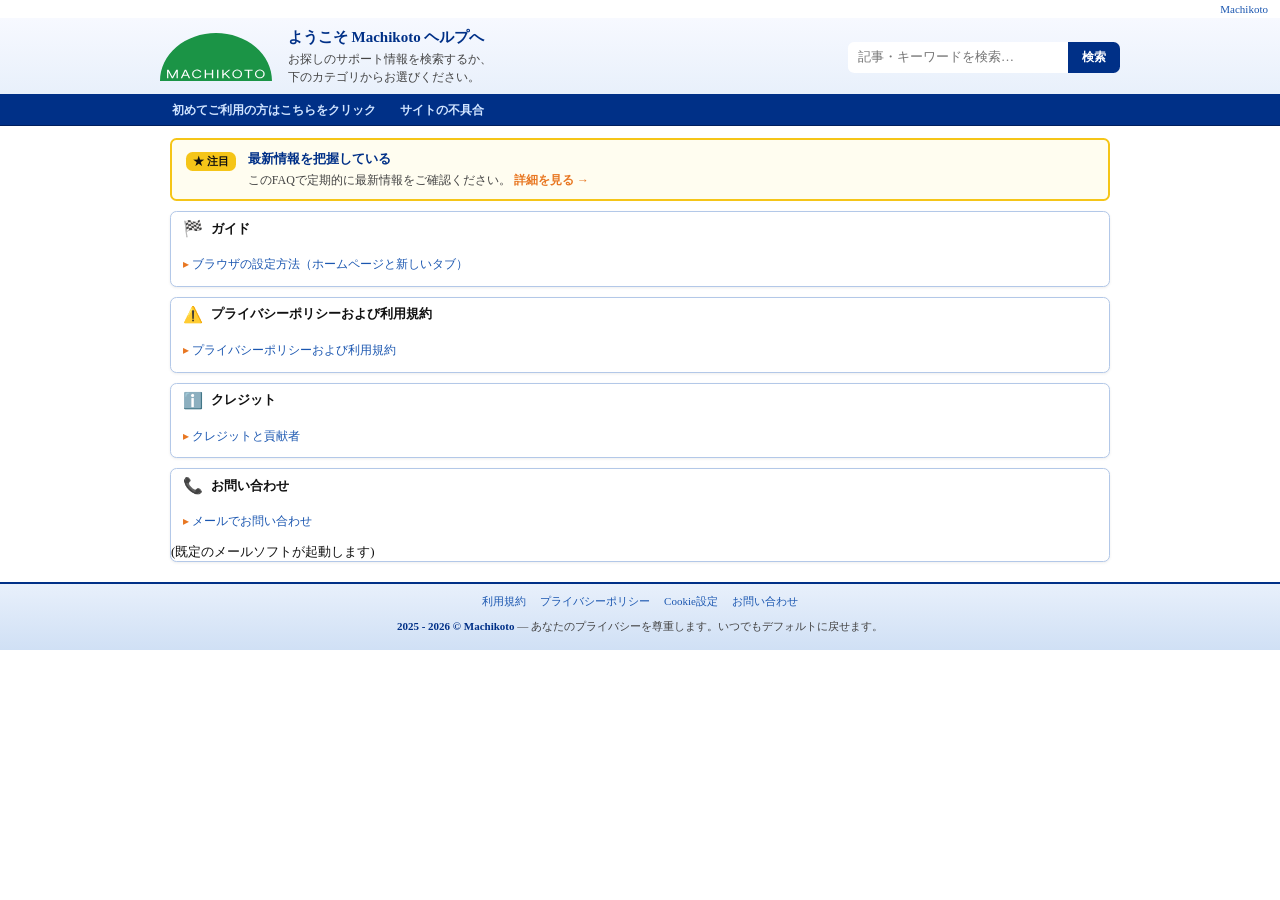
<file: index.html>
<!DOCTYPE html>
<html lang="ja">
<head>
  <meta charset="UTF-8" />
  <meta name="viewport" content="width=device-width, initial-scale=1.0" />
  <title>Machikoto — ヘルプー</title>
  <link rel="icon" type="image/png" href="aero_touch/favicon.png">
  <link rel="canonical" href="https://help.japan-vi.be/index">
  <link rel="preconnect" href="https://fonts.googleapis.com">
  <link rel="stylesheet" href="section_style\homehelp.css">
  <link href="https://fonts.googleapis.com/css2?family=Outfit:wght@300;400;600;700&family=Noto+Sans+JP:wght@300;400;700&display=swap" rel="stylesheet">
</head>
<body>

<!-- ── Top Bar ── -->
<div id="topbar">
  <a href="https://wahoo.japan-vi.be/index">Machikoto</a>
</div>

<!-- ── Header ── -->
<header id="header">
  <div id="header-inner">

    <a href="https://wahoo.japan-vi.be/index" id="logo-area">
      <img src="aero_touch/logo.svg" alt="Machikoto" onerror="this.style.display='none';document.getElementById('logo-fallback').style.display='block';" />
      <div style="display:none;" id="logo-fallback"><span>Machikoto</span></div>
    </a>

    <div id="welcome-search">
      <div id="welcome">
        <h1>ようこそ Machikoto ヘルプへ</h1>
        <p>お探しのサポート情報を検索するか、<br>下のカテゴリからお選びください。</p>
      </div>
      <div id="search-box">
        <input type="text" placeholder="記事・キーワードを検索…" id="searchInput" />
        <button onclick="doSearch()">検索</button>
      </div>
    </div>
  </div>
</header>

<!-- ── Nav Strip ── -->
<nav id="nav-strip">
  <ul>
    <li><a href="section/broswer.html">初めてご利用の方はこちらをクリック</a></li>
    <li><a href="section/SPC.html">サイトの不具合</a></li>
  </ul>
</nav>

<main id="main">

  <div id="featured">
    <span class="feat-label">★ 注目</span>
    <div class="feat-text">
      <h2>最新情報を把握している</h2>
      <p>このFAQで定期的に最新情報をご確認ください。
        <a href="section/SPC.html">詳細を見る →</a></p>
    </div>
  </div>

  <div id="categories">

    <div class="category-banner">
      <div class="cat-header">
        <span id="ガイド" class="icon">🏁</span>ガイド
      </div>
      <div class="cat-body">
        <a href="section/broswer.html">ブラウザの設定方法（ホームページと新しいタブ）</a>
      </div>
    </div>

    <div class="category-banner">
      <div class="cat-header">
        <span id="プライバシー・ポリシーと規約" class="icon">⚠️</span> プライバシーポリシーおよび利用規約
      </div>
      <div class="cat-body">
        <a href="section/SPC.html">プライバシーポリシーおよび利用規約</a>
      </div>
    </div>

    <div class="category-banner">
      <div class="cat-header">
        <span id="クレジット" class="icon">ℹ️</span> クレジット
      </div>
      <div class="cat-body">
        <a href="section/Credit.html">クレジットと貢献者</a>
      </div>
    </div>

    <div class="category-banner">
      <div class="cat-header">
        <span id="お問い合わせ" class="icon">📞</span> お問い合わせ
      </div>
      <div class="cat-body">
        <a href="mailto:support@japan-vi.be">メールでお問い合わせ</a>
      </div>
        <p>(既定のメールソフトが起動します)</p>
    </div>

  </div>
</main>

<!-- ── Footer ── -->
<footer id="footer">
  <div id="footer-links">
    <a href="section/SPC.html">利用規約</a>
    <a href="section/SPC.html">プライバシーポリシー</a>
    <a href="section/SPC.html">Cookie設定</a>
    <a href="mailto:support@japan-vi.be">お問い合わせ</a>
  </div>
  <div id="footer-copy">
    <strong>2025 - 2026 © Machikoto</strong> — あなたのプライバシーを尊重します。いつでもデフォルトに戻せます。
  </div>
</footer>

<script>
  function doSearch() {
    const q = document.getElementById('searchInput').value.trim();
    if (q) alert('検索中: ' + q);
  }
  document.getElementById('searchInput').addEventListener('keydown', function(e) {
    if (e.key === 'Enter') doSearch();
  });
</script>
</body>
</html>
</file>
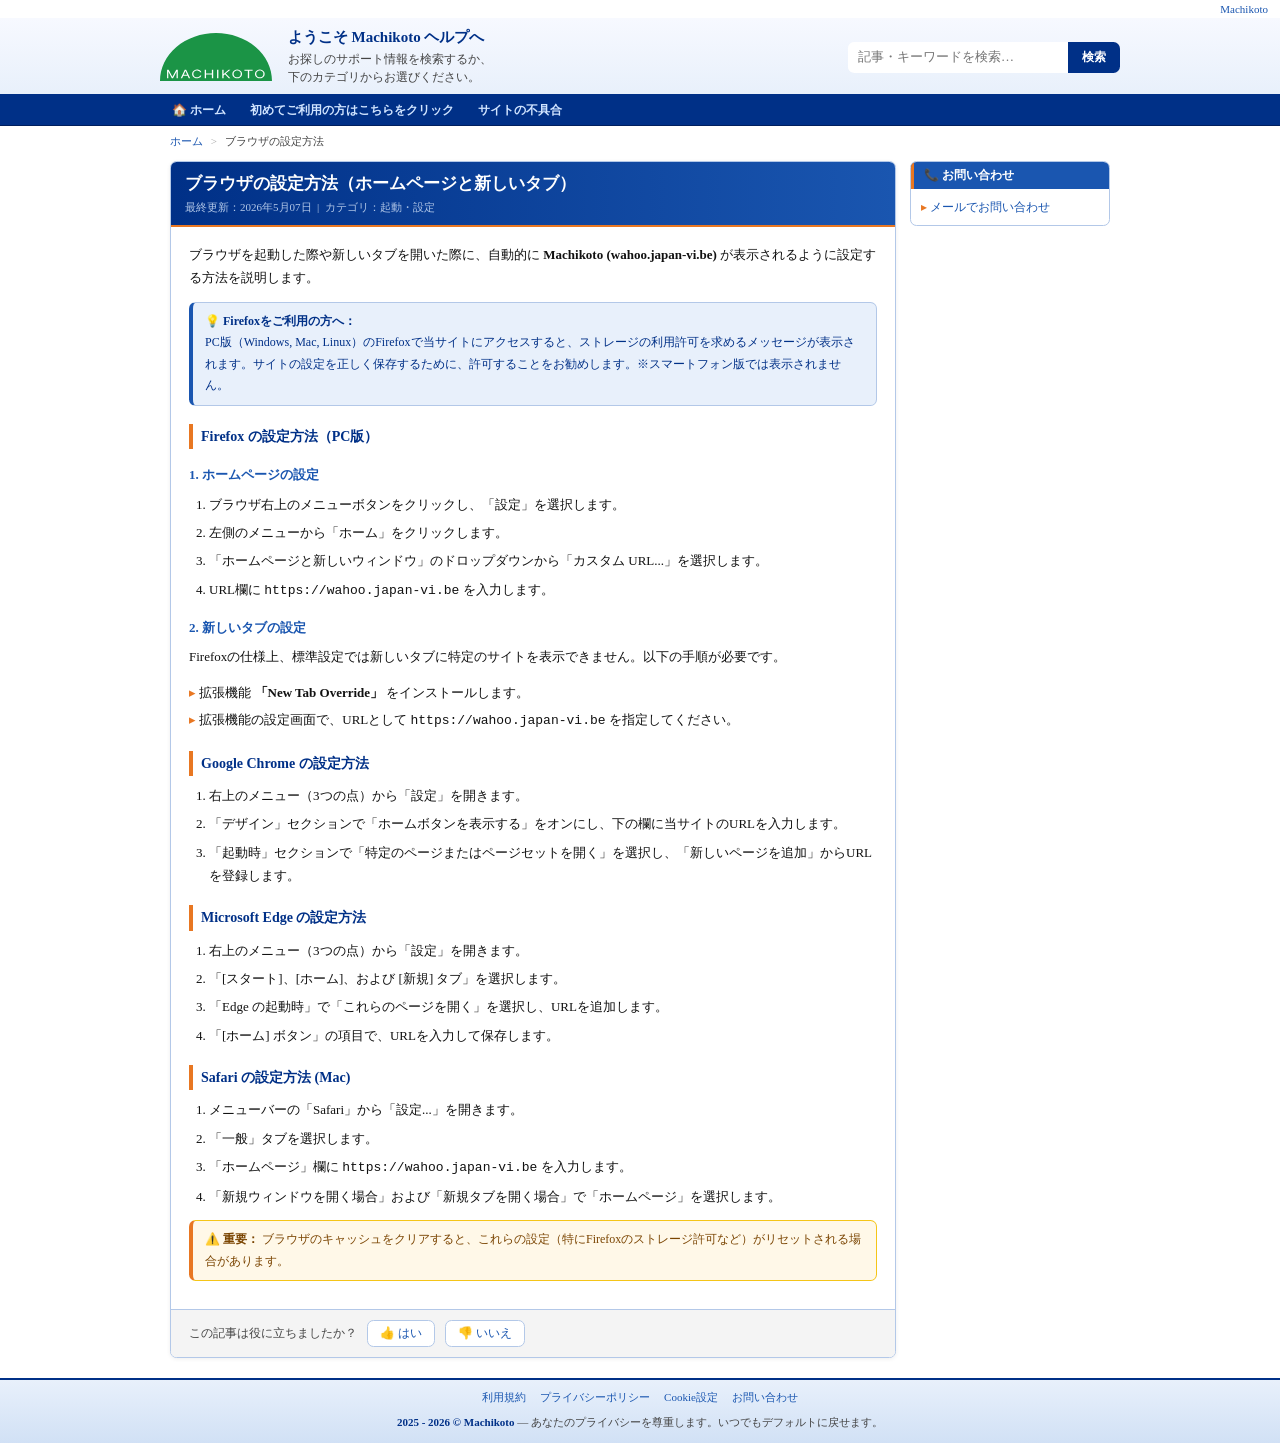
<file: section/broswer.html>
<!DOCTYPE html>
<html lang="ja">
<head>
  <meta charset="UTF-8" />
  <meta name="viewport" content="width=device-width, initial-scale=1.0" />
  <title>ブラウザの設定方法（ホームページと新しいタブ） — ヘルプ</title>
  <link rel="icon" type="image/png" href="../aero_touch/favicon.png">
  <link rel="canonical" href="https://help.japan-vi.be/index">
  <link rel="preconnect" href="https://fonts.googleapis.com">
  <link rel="stylesheet" href="../section_style/homehelp.css">
  <link href="https://fonts.googleapis.com/css2?family=Outfit:wght@300;400;600;700&family=Noto+Sans+JP:wght@300;400;700&display=swap" rel="stylesheet">
</head>
<body>

<div id="topbar">
  <a href="https://wahoo.japan-vi.be/index">Machikoto</a>
</div>

<header id="header">
  <div id="header-inner">
    <a href="https://wahoo.japan-vi.be/index" id="logo-area">
      <img src="../aero_touch/logo.svg" alt="Machikoto" onerror="this.style.display='none';document.getElementById('logo-fallback').style.display='block';" />
      <div style="display:none;" id="logo-fallback"><span>Machikoto</span></div>
    </a>

    <div id="welcome-search">
      <div id="welcome">
        <h1>ようこそ Machikoto ヘルプへ</h1>
        <p>お探しのサポート情報を検索するか、<br>下のカテゴリからお選びください。</p>
      </div>
      <div id="search-box">
        <input type="text" placeholder="記事・キーワードを検索…" id="searchInput" />
        <button onclick="doSearch()">検索</button>
      </div>
    </div>
  </div>
</header>

<nav id="nav-strip">
  <ul>
    <li><a href="../index.html">🏠 ホーム</a></li>
    <li><a href="broswer.html">初めてご利用の方はこちらをクリック</a></li>
    <li><a href="SPC.html">サイトの不具合</a></li>
  </ul>
</nav>

<div id="breadcrumb">
  <a href="../index.html">ホーム</a> <span>&gt;</span> ブラウザの設定方法
</div>

<main id="main" class="with-sidebar">

  <div id="article">

    <div id="article-header">
      <h1>ブラウザの設定方法（ホームページと新しいタブ）</h1>
      <div class="meta">最終更新：2026年5月07日 &nbsp;|&nbsp; カテゴリ：起動・設定</div>
    </div>

    <div id="article-body">

      <p>ブラウザを起動した際や新しいタブを開いた際に、自動的に <strong>Machikoto (wahoo.japan-vi.be)</strong> が表示されるように設定する方法を説明します。</p>

      <div class="note">
        💡 <strong>Firefoxをご利用の方へ：</strong><br>
        PC版（Windows, Mac, Linux）のFirefoxで当サイトにアクセスすると、ストレージの利用許可を求めるメッセージが表示されます。サイトの設定を正しく保存するために、許可することをお勧めします。※スマートフォン版では表示されません。
      </div>

      <h2>Firefox の設定方法（PC版）</h2>
      <h3>1. ホームページの設定</h3>
      <ol>
        <li>ブラウザ右上のメニューボタンをクリックし、「設定」を選択します。</li>
        <li>左側のメニューから「ホーム」をクリックします。</li>
        <li>「ホームページと新しいウィンドウ」のドロップダウンから「カスタム URL...」を選択します。</li>
        <li>URL欄に <code>https://wahoo.japan-vi.be</code> を入力します。</li>
      </ol>

      <h3>2. 新しいタブの設定</h3>
      <p>Firefoxの仕様上、標準設定では新しいタブに特定のサイトを表示できません。以下の手順が必要です。</p>
      <ul>
        <li>拡張機能 <strong>「New Tab Override」</strong> をインストールします。</li>
        <li>拡張機能の設定画面で、URLとして <code>https://wahoo.japan-vi.be</code> を指定してください。</li>
      </ul>

      <h2>Google Chrome の設定方法</h2>
      <ol>
        <li>右上のメニュー（3つの点）から「設定」を開きます。</li>
        <li>「デザイン」セクションで「ホームボタンを表示する」をオンにし、下の欄に当サイトのURLを入力します。</li>
        <li>「起動時」セクションで「特定のページまたはページセットを開く」を選択し、「新しいページを追加」からURLを登録します。</li>
      </ol>

      <h2>Microsoft Edge の設定方法</h2>
      <ol>
        <li>右上のメニュー（3つの点）から「設定」を開きます。</li>
        <li>「[スタート]、[ホーム]、および [新規] タブ」を選択します。</li>
        <li>「Edge の起動時」で「これらのページを開く」を選択し、URLを追加します。</li>
        <li>「[ホーム] ボタン」の項目で、URLを入力して保存します。</li>
      </ol>

      <h2>Safari の設定方法 (Mac)</h2>
      <ol>
        <li>メニューバーの「Safari」から「設定...」を開きます。</li>
        <li>「一般」タブを選択します。</li>
        <li>「ホームページ」欄に <code>https://wahoo.japan-vi.be</code> を入力します。</li>
        <li>「新規ウィンドウを開く場合」および「新規タブを開く場合」で「ホームページ」を選択します。</li>
      </ol>

      <div class="warning">
        ⚠️ <strong>重要：</strong> ブラウザのキャッシュをクリアすると、これらの設定（特にFirefoxのストレージ許可など）がリセットされる場合があります。
      </div>

    </div>

    <div id="article-feedback">
      <span>この記事は役に立ちましたか？</span>
      <button onclick="feedback(true)">👍 はい</button>
      <button onclick="feedback(false)">👎 いいえ</button>
      <span id="feedback-msg" style="color:var(--blue-mid);display:none;"></span>
    </div>

  </div>

  <aside id="sidebar">
    <div class="side-box">
      <div class="side-title">📞 お問い合わせ</div>
      <ul>
        <li><a href="mailto:support@japan-vi.be">メールでお問い合わせ</a></li>
      </ul>
    </div>
  </aside>

</main>

<footer id="footer">
  <div id="footer-links">
    <a href="../section/SPC.html">利用規約</a>
    <a href="../section/SPC.html">プライバシーポリシー</a>
    <a href="../section/SPC.html">Cookie設定</a>
    <a href="mailto:support@japan-vi.be">お問い合わせ</a>
  </div>
  <div id="footer-copy">
    <strong>2025 - 2026 © Machikoto</strong> — あなたのプライバシーを尊重します。いつでもデフォルトに戻せます。
  </div>
</footer>

<script>
  function doSearch() {
    const q = document.getElementById('searchInput').value.trim();
    if (q) alert('検索中: ' + q);
  }
  function feedback(ok) {
    const msg = document.getElementById('feedback-msg');
    msg.textContent = ok ? 'ありがとうございます！' : 'フィードバックを送信しました。';
    msg.style.display = 'inline';
  }
</script>
</body>
</html>
</file>
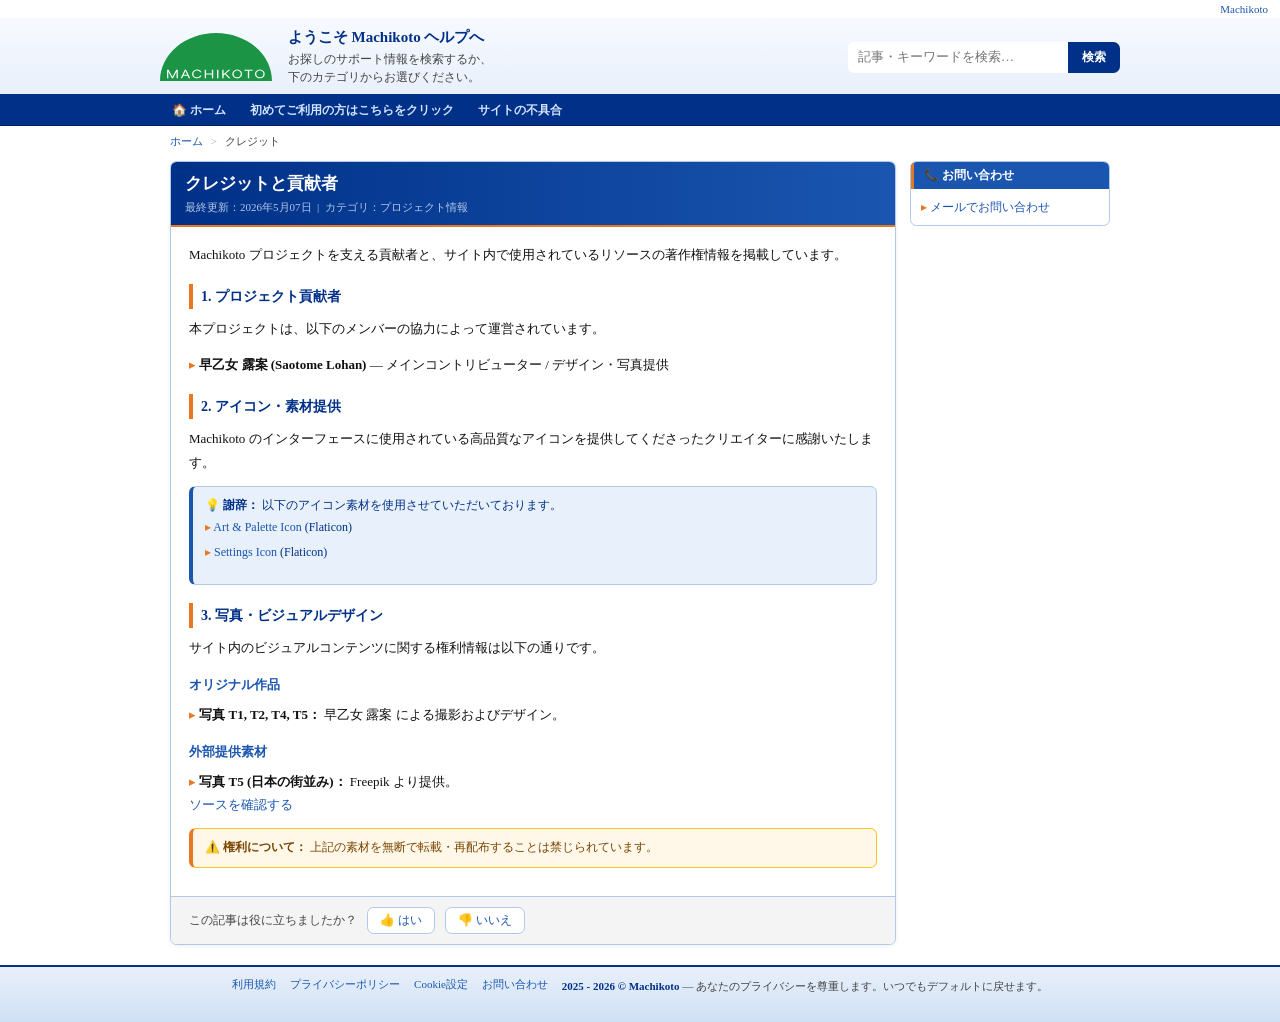
<file: section/Credit.html>
<!DOCTYPE html>
<html lang="ja">
<head>
  <meta charset="UTF-8" />
  <meta name="viewport" content="width=device-width, initial-scale=1.0" />
  <title>クレジットと貢献者 — ヘルプ</title>
  <link rel="icon" type="image/png" href="../aero_touch/favicon.png">
  <link rel="canonical" href="https://help.japan-vi.be/index">
  <link rel="preconnect" href="https://fonts.googleapis.com">
  <link rel="stylesheet" href="../section_style/homehelp.css">
  <link href="https://fonts.googleapis.com/css2?family=Outfit:wght@300;400;600;700&family=Noto+Sans+JP:wght@300;400;700&display=swap" rel="stylesheet">
</head>
<body>

<div id="topbar">
  <a href="https://wahoo.japan-vi.be/index">Machikoto</a>
</div>

<header id="header">
  <div id="header-inner">
    <a href="https://wahoo.japan-vi.be/index" id="logo-area">
      <img src="../aero_touch/logo.svg" alt="Machikoto" onerror="this.style.display='none';document.getElementById('logo-fallback').style.display='block';" />
      <div style="display:none;" id="logo-fallback"><span>Machikoto</span></div>
    </a>

    <div id="welcome-search">
      <div id="welcome">
        <h1>ようこそ Machikoto ヘルプへ</h1>
        <p>お探しのサポート情報を検索するか、<br>下のカテゴリからお選びください。</p>
      </div>
      <div id="search-box">
        <input type="text" placeholder="記事・キーワードを検索…" id="searchInput" />
        <button onclick="doSearch()">検索</button>
      </div>
    </div>
  </div>
</header>

<nav id="nav-strip">
  <ul>
    <li><a href="../index.html">🏠 ホーム</a></li>
    <li><a href="broswer.html">初めてご利用の方はこちらをクリック</a></li>
    <li><a href="SPC.html">サイトの不具合</a></li>
  </ul>
</nav>

<div id="breadcrumb">
  <a href="../index.html">ホーム</a> <span>&gt;</span> クレジット
</div>

<main id="main" class="with-sidebar">

  <div id="article">

    <div id="article-header">
      <h1>クレジットと貢献者</h1>
      <div class="meta">最終更新：2026年5月07日 &nbsp;|&nbsp; カテゴリ：プロジェクト情報</div>
    </div>

    <div id="article-body">

      <p>Machikoto プロジェクトを支える貢献者と、サイト内で使用されているリソースの著作権情報を掲載しています。</p>

      <h2>1. プロジェクト貢献者</h2>
      <p>本プロジェクトは、以下のメンバーの協力によって運営されています。</p>
      <ul>
        <li><strong>早乙女 露案 (Saotome Lohan)</strong> — メインコントリビューター / デザイン・写真提供</li>
      </ul>

      <h2>2. アイコン・素材提供</h2>
      <p>Machikoto のインターフェースに使用されている高品質なアイコンを提供してくださったクリエイターに感謝いたします。</p>
      <div class="note">
        💡 <strong>謝辞：</strong> 以下のアイコン素材を使用させていただいております。
        <ul>
          <li><a href="https://www.flaticon.com/free-icon/art_1756784?term=paint+brush+palette&page=1&position=3&origin=search&related_id=1756784" target="_blank">Art & Palette Icon</a> (Flaticon)</li>
          <li><a href="https://www.flaticon.com/fr/icone-gratuite/reglages_6423902?term=engrenages&page=1&position=19&origin=tag&related_id=6423902" target="_blank">Settings Icon</a> (Flaticon)</li>
        </ul>
      </div>

      <h2>3. 写真・ビジュアルデザイン</h2>
      <p>サイト内のビジュアルコンテンツに関する権利情報は以下の通りです。</p>

      <h3>オリジナル作品</h3>
      <ul>
        <li><strong>写真 T1, T2, T4, T5：</strong> 早乙女 露案 による撮影およびデザイン。</li>
      </ul>

      <h3>外部提供素材</h3>
      <ul>
        <li><strong>写真 T5 (日本の街並み)：</strong> Freepik より提供。
          <br><a href="https://www.magnific.com/fr/photos-gratuite/belle-ville-du-japon-rue-vide_13765337.htm" target="_blank">ソースを確認する</a>
        </li>
      </ul>

      <div class="warning">
        ⚠️ <strong>権利について：</strong> 上記の素材を無断で転載・再配布することは禁じられています。
      </div>

    </div>

    <div id="article-feedback">
      <span>この記事は役に立ちましたか？</span>
      <button onclick="feedback(true)">👍 はい</button>
      <button onclick="feedback(false)">👎 いいえ</button>
      <span id="feedback-msg" style="color:var(--blue-mid);display:none;"></span>
    </div>

  </div>

  <aside id="sidebar">
    <div class="side-box">
      <div class="side-title">📞 お問い合わせ</div>
      <ul>
        <li><a href="mailto:support@japan-vi.be">メールでお問い合わせ</a></li>
      </ul>
    </div>
  </aside>

</main>

<footer id="footer">
  <div id="footer-links">
  <div id="footer-links">
    <a href="../section/SPC.html">利用規約</a>
    <a href="../section/SPC.html">プライバシーポリシー</a>
    <a href="../section/SPC.html">Cookie設定</a>
    <a href="mailto:support@japan-vi.be">お問い合わせ</a>
  </div>
  <div id="footer-copy">
    <strong>2025 - 2026 © Machikoto</strong> — あなたのプライバシーを尊重します。いつでもデフォルトに戻せます。
  </div>
</footer>

<script>
  function doSearch() {
    const q = document.getElementById('searchInput').value.trim();
    if (q) alert('検索中: ' + q);
  }
  function feedback(ok) {
    const msg = document.getElementById('feedback-msg');
    msg.textContent = ok ? 'ありがとうございます！' : 'フィードバックを送信しました。';
    msg.style.display = 'inline';
  }
</script>
</body>
</html>
</file>
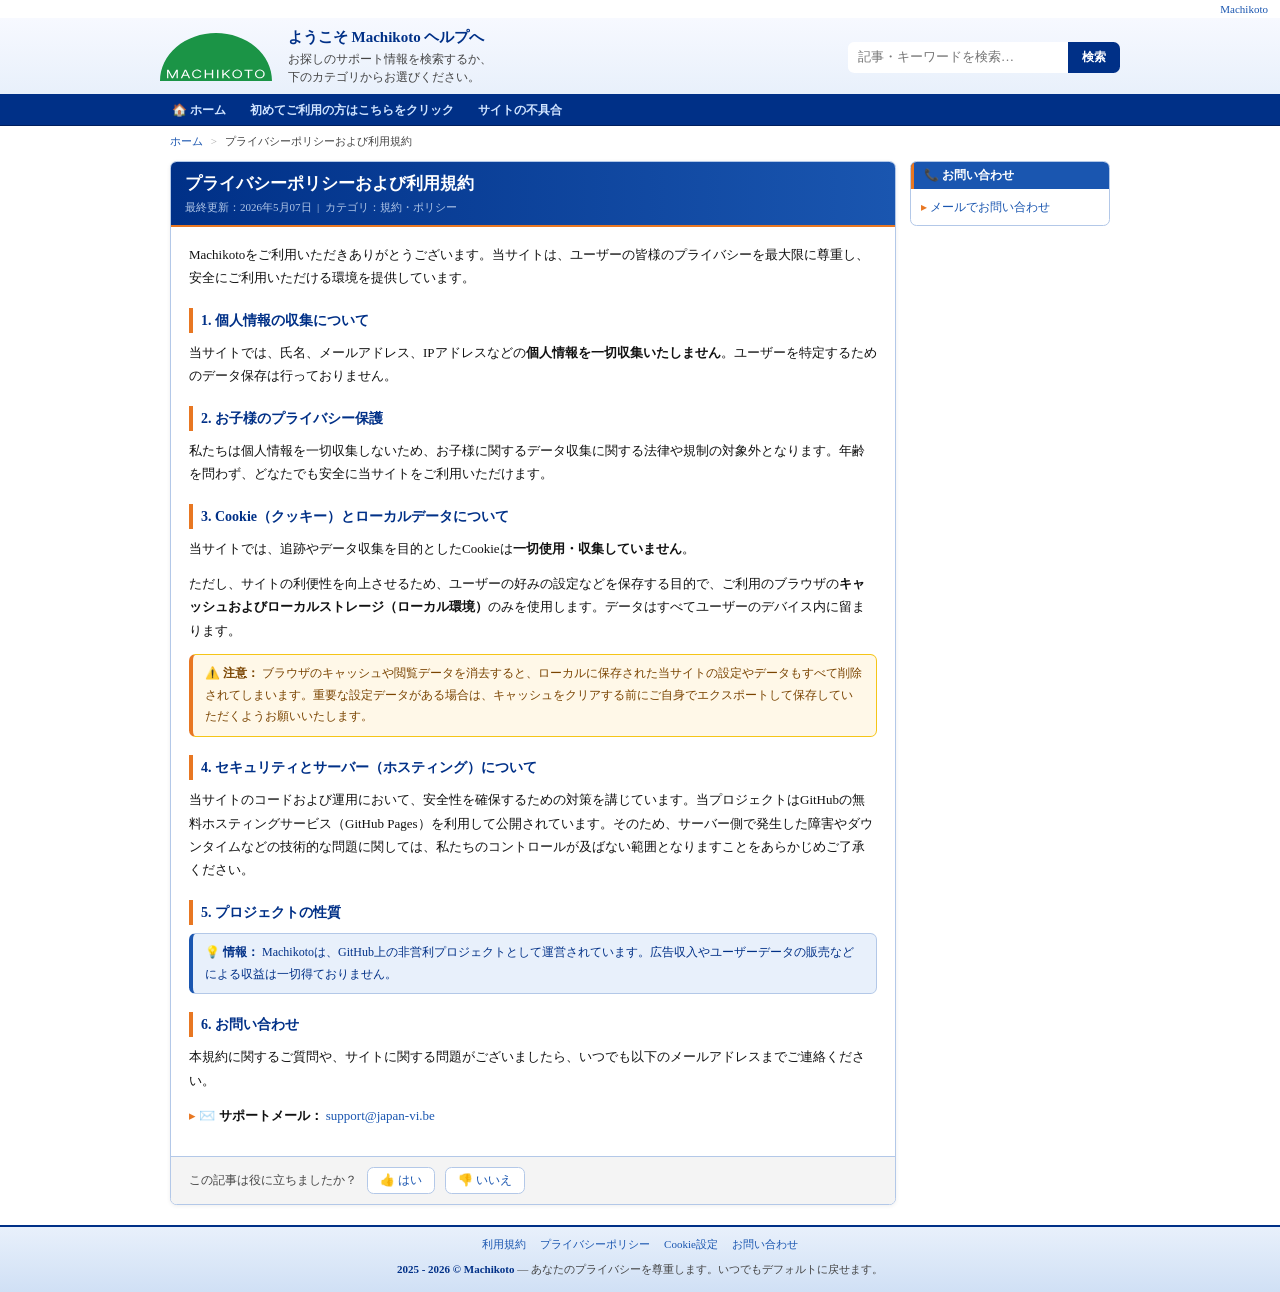
<file: section/SPC.html>
<!DOCTYPE html>
<html lang="ja">
<head>
  <meta charset="UTF-8" />
  <meta name="viewport" content="width=device-width, initial-scale=1.0" />
  <title>プライバシーポリシーおよび利用規約 — ヘルプ</title>
  <link rel="icon" type="image/png" href="../aero_touch/favicon.png">
  <link rel="canonical" href="https://help.japan-vi.be/index">
  <link rel="preconnect" href="https://fonts.googleapis.com">
  <link rel="stylesheet" href="../section_style/homehelp.css">
  <link href="https://fonts.googleapis.com/css2?family=Outfit:wght@300;400;600;700&family=Noto+Sans+JP:wght@300;400;700&display=swap" rel="stylesheet">
</head>
<body>

<div id="topbar">
  <a href="https://wahoo.japan-vi.be/index">Machikoto</a>
</div>

<header id="header">
  <div id="header-inner">

    <a href="https://wahoo.japan-vi.be/index" id="logo-area">
      <img src="../aero_touch/logo.svg" alt="Machikoto" onerror="this.style.display='none';document.getElementById('logo-fallback').style.display='block';" />
      <div style="display:none;" id="logo-fallback"><span>Machikoto</span></div>
    </a>

    <div id="welcome-search">
      <div id="welcome">
        <h1>ようこそ Machikoto ヘルプへ</h1>
        <p>お探しのサポート情報を検索するか、<br>下のカテゴリからお選びください。</p>
      </div>
      <div id="search-box">
        <input type="text" placeholder="記事・キーワードを検索…" id="searchInput" />
        <button onclick="doSearch()">検索</button>
      </div>
    </div>

  </div>
</header>

<nav id="nav-strip">
  <ul>
    <li><a href="../index.html">🏠 ホーム</a></li>
    <li><a href="broswer.html">初めてご利用の方はこちらをクリック</a></li>
    <li><a href="SPC.html">サイトの不具合</a></li>
  </ul>
</nav>

<div id="breadcrumb">
  <a href="../index.html">ホーム</a> <span>&gt;</span> プライバシーポリシーおよび利用規約
</div>

<main id="main" class="with-sidebar">

  <div id="article">

    <div id="article-header">
      <h1>プライバシーポリシーおよび利用規約</h1>
      <div class="meta">最終更新：2026年5月07日 &nbsp;|&nbsp; カテゴリ：規約・ポリシー</div>
    </div>

    <div id="article-body">

      <p>Machikotoをご利用いただきありがとうございます。当サイトは、ユーザーの皆様のプライバシーを最大限に尊重し、安全にご利用いただける環境を提供しています。</p>

      <h2>1. 個人情報の収集について</h2>
      <p>当サイトでは、氏名、メールアドレス、IPアドレスなどの<strong>個人情報を一切収集いたしません</strong>。ユーザーを特定するためのデータ保存は行っておりません。</p>

      <h2>2. お子様のプライバシー保護</h2>
      <p>私たちは個人情報を一切収集しないため、お子様に関するデータ収集に関する法律や規制の対象外となります。年齢を問わず、どなたでも安全に当サイトをご利用いただけます。</p>

      <h2>3. Cookie（クッキー）とローカルデータについて</h2>
      <p>当サイトでは、追跡やデータ収集を目的としたCookieは<strong>一切使用・収集していません</strong>。</p>
      <p>ただし、サイトの利便性を向上させるため、ユーザーの好みの設定などを保存する目的で、ご利用のブラウザの<strong>キャッシュおよびローカルストレージ（ローカル環境）</strong>のみを使用します。データはすべてユーザーのデバイス内に留まります。</p>

      <div class="warning">
        ⚠️ <strong>注意：</strong> ブラウザのキャッシュや閲覧データを消去すると、ローカルに保存された当サイトの設定やデータもすべて削除されてしまいます。重要な設定データがある場合は、キャッシュをクリアする前にご自身でエクスポートして保存していただくようお願いいたします。
      </div>

      <h2>4. セキュリティとサーバー（ホスティング）について</h2>
      <p>当サイトのコードおよび運用において、安全性を確保するための対策を講じています。当プロジェクトはGitHubの無料ホスティングサービス（GitHub Pages）を利用して公開されています。そのため、サーバー側で発生した障害やダウンタイムなどの技術的な問題に関しては、私たちのコントロールが及ばない範囲となりますことをあらかじめご了承ください。</p>

      <h2>5. プロジェクトの性質</h2>
      <div class="note">
        💡 <strong>情報：</strong> Machikotoは、GitHub上の非営利プロジェクトとして運営されています。広告収入やユーザーデータの販売などによる収益は一切得ておりません。
      </div>

      <h2>6. お問い合わせ</h2>
      <p>本規約に関するご質問や、サイトに関する問題がございましたら、いつでも以下のメールアドレスまでご連絡ください。</p>
      <ul>
        <li>✉️ <strong>サポートメール：</strong> <a href="mailto:support@japan-vi.be">support@japan-vi.be</a></li>
      </ul>

    </div><div id="article-feedback">
      <span>この記事は役に立ちましたか？</span>
      <button onclick="feedback(true)">👍 はい</button>
      <button onclick="feedback(false)">👎 いいえ</button>
      <span id="feedback-msg" style="color:var(--blue-mid);display:none;"></span>
    </div>

  </div><aside id="sidebar">

    <div class="side-box">
      <div class="side-title">📞 お問い合わせ</div>
      <ul>
        <li><a href="mailto:support@japan-vi.be">メールでお問い合わせ</a></li>
      </ul>
    </div>

  </aside>

</main>

<footer id="footer">
  <div id="footer-links">
    <a href="../section/SPC.html">利用規約</a>
    <a href="../section/SPC.html">プライバシーポリシー</a>
    <a href="../section/SPC.html">Cookie設定</a>
    <a href="mailto:support@japan-vi.be">お問い合わせ</a>
  </div>
  <div id="footer-copy">
    <strong>2025 - 2026 © Machikoto</strong> — あなたのプライバシーを尊重します。いつでもデフォルトに戻せます。
  </div>
</footer>

<script>
  function doSearch() {
    const q = document.getElementById('searchInput').value.trim();
    if (q) alert('検索中: ' + q);
  }
  document.getElementById('searchInput').addEventListener('keydown', function(e) {
    if (e.key === 'Enter') doSearch();
  });
  function feedback(ok) {
    const msg = document.getElementById('feedback-msg');
    msg.textContent = ok ? 'ありがとうございます！' : 'フィードバックを送信しました。改善します。';
    msg.style.display = 'inline';
  }
</script>
</body>
</html>
</file>
<file: section_style/homehelp.css>
/* ── Variables ── */
:root {
  --blue-dark:   #003087;
  --blue-mid:    #1a56b0;
  --blue-light:  #e8f0fb;
  --blue-border: #b3c8e8;
  --orange:      #e87722;
  --yellow:      #f5c518;
  --black:       #111111;
  --gray-text:   #444444;
  --gray-light:  #f4f4f4;
  --white:       #ffffff;
  --radius:      6.5px;
  --font-jp: 'Hiragino Kaku Gothic ProN', 'Meiryo', 'MS PGothic';
}

/* ── Reset ── */
*, *::before, *::after { box-sizing: border-box; margin: 0; padding: 0; }
body { font-family: var(--font-jp); font-size: 13px; color: var(--black); background: var(--white); }
a { color: var(--blue-mid); text-decoration: none; }
a:hover { text-decoration: underline; color: var(--orange); }

#topbar {
  display: flex;
  justify-content: flex-end; 
  align-items: center;      
  padding: 3px 12px;
  gap: 10px;
  width: 100%;
}
#topbar a { font-size: 11px;}
#topbar a:hover { color: var(--orange); text-decoration: none; }

/* ── Header ── */
#header {
  background: linear-gradient(180deg, #f7f9ff 0%, #e8f0fb 100%);
  border-bottom: 2px solid var(--blue-dark);
  padding: 10px 14px 8px;
}
#header-inner {
  max-width: 960px;
  margin: 0 auto;
  display: flex;
  align-items: center;
  gap: 16px;
  flex-wrap: wrap;
}
#logo-area { flex-shrink: 0; }
#logo-area img { height: 48px; display: block; }

#logo-fallback {
  font-size: 26px;
  font-weight: 900;
  font-style: italic;
  letter-spacing: -1px;
  color: var(--blue-dark);
  line-height: 1;
}
#logo-fallback span { color: var(--orange); }

/* ── Breadcrumb ── */
#breadcrumb {
  max-width: 960px;
  margin: 8px auto 0;
  padding: 0 10px;
  font-size: 11px;
  color: var(--gray-text);
}
#breadcrumb a { color: var(--blue-mid); }
#breadcrumb a:hover { color: var(--orange); }
#breadcrumb span { margin: 0 5px; color: #aaa; }

/* ── Welcome + Search ── */
#welcome-search {
  flex: 1;
  display: flex;
  align-items: center;
  gap: 20px;
  flex-wrap: wrap;
}
#welcome { flex: 1; min-width: 160px; }
#welcome h1 {
  font-size: 15px;
  font-weight: 700;
  color: var(--blue-dark);
  margin-bottom: 3px;
}
#welcome p {
  font-size: 12px;
  color: var(--gray-text);
  line-height: 1.5;
}

#search-box {
  flex-shrink: 0;
  display: flex;
  align-items: center;
  gap: 0;
  border-radius: var(--radius);
  overflow: hidden;
  background: var(--white);
}
#search-box input {
  border: none;
  outline: none;
  padding: 7px 10px;
  font-size: 13px;
  width: 220px;
  font-family: var(--font-jp);
  color: var(--black);
}
#search-box button {
  background: var(--blue-dark);
  color: var(--white);
  border: none;
  padding: 7px 14px;
  cursor: pointer;
  font-size: 12px;
  font-family: var(--font-jp);
  font-weight: 700;
  white-space: nowrap;
  transition: background 0.15s;
}
#search-box button:hover { background: var(--orange); }

/* ── Nav Strip ── */
#nav-strip {
  background: var(--blue-dark);
  border-bottom: 1px solid #001f5e;
}
#nav-strip ul {
  max-width: 960px;
  margin: 0 auto;
  list-style: none;
  display: flex;
  flex-wrap: wrap;
}
#nav-strip ul li a {
  display: block;
  color: #d0e4ff;
  padding: 6px 12px;
  font-size: 12px;
  font-weight: 700;
}
#nav-strip ul li a:hover {
  background: var(--blue-mid);
  color: var(--yellow);
  text-decoration: none;
}

/* ── Main layout ── */
/* Base : page d'accueil (pas de sidebar) */
#main {
  max-width: 960px;
  margin: 12px auto;
  padding: 0 10px;
}

/* Variante article : active le flex pour article + sidebar */
#main.with-sidebar {
  display: flex;
  gap: 14px;
  align-items: flex-start;
}

/* ── Section title shared ── */
.section-title {
  font-size: 13px;
  font-weight: 700;
  color: var(--white);
  background: var(--blue-mid);
  padding: 4px 10px;
  border-radius: var(--radius) var(--radius) 0 0;
  border-left: 4px solid var(--orange);
}

/* ── Featured / Highlighted article ── */
#featured {
  border: 2px solid var(--yellow);
  border-radius: var(--radius);
  background: #fffdf0;
  padding: 10px 14px;
  margin-bottom: 10px;
  display: flex;
  align-items: flex-start;
  gap: 12px;
}
#featured .feat-label {
  flex-shrink: 0;
  background: var(--yellow);
  color: var(--black);
  font-size: 11px;
  font-weight: 900;
  padding: 2px 7px;
  border-radius: var(--radius);
  margin-top: 2px;
}
#featured .feat-text h2 { font-size: 13px; color: var(--blue-dark); margin-bottom: 3px; }
#featured .feat-text p { font-size: 12px; color: var(--gray-text); line-height: 1.5; }
#featured .feat-text a { color: var(--orange); font-weight: 700; }

/* ── Category Banners ── */
#categories {
  display: flex;
  flex-direction: column;
  gap: 10px;
}
.category-banner {
  border: 1px solid var(--blue-border);
  border-radius: var(--radius);
  overflow: hidden;
  background: var(--white);
  box-shadow: 0 1px 3px rgba(0,0,0,0.07);
}
.category-banner .cat-header {
  padding: 7px 12px;
  font-size: 13px;
  font-weight: 700;
  display: flex;
  align-items: center;
  gap: 8px;
  cursor: pointer;
  user-select: none;
}
.category-banner .cat-header .icon { font-size: 16px; }
.category-banner .cat-header .badge {
  margin-left: auto;
  background: var(--orange);
  color: var(--white);
  font-size: 10px;
  padding: 1px 6px;
  border-radius: 8px;
}
.category-banner .cat-body {
  padding: 8px 12px 10px;
  display: flex;
  flex-wrap: wrap;
  gap: 4px 20px;
}
.category-banner .cat-body a {
  font-size: 12px;
  color: var(--blue-mid);
  line-height: 1.9;
}
.category-banner .cat-body a::before { content: "▸ "; color: var(--orange); }
.category-banner .cat-body a:hover { color: var(--orange); }

/* ══════════════════════════════════════════
   ARTICLE — styles spécifiques aux articles
   ══════════════════════════════════════════ */

#article {
  flex: 1;
  border: 1px solid var(--blue-border);
  border-radius: var(--radius);
  background: var(--white);
  overflow: hidden;
  box-shadow: 0 1px 4px rgba(0,0,0,0.07);
}

#article-header {
  background: linear-gradient(90deg, var(--blue-dark) 0%, var(--blue-mid) 100%);
  padding: 10px 14px;
  border-bottom: 2px solid var(--orange);
}
#article-header h1 {
  font-size: 17px;
  font-weight: 900;
  color: var(--white);
  line-height: 1.4;
}
#article-header .meta {
  font-size: 11px;
  color: #b3c8e8;
  margin-top: 4px;
}

#article-body {
  padding: 16px 18px;
  line-height: 1.8;
  color: var(--black);
}
#article-body p { margin-bottom: 12px; font-size: 13px; }

#article-body h2 {
  font-size: 14px;
  font-weight: 900;
  color: var(--blue-dark);
  border-left: 4px solid var(--orange);
  padding-left: 8px;
  margin: 18px 0 8px;
}
#article-body h3 {
  font-size: 13px;
  font-weight: 700;
  color: var(--blue-mid);
  margin: 14px 0 6px;
}

#article-body ul {
  list-style: none;
  padding: 0;
  margin-bottom: 12px;
}
#article-body ul li::before { content: "▸ "; color: var(--orange); }
#article-body ul li { margin-bottom: 4px; }

#article-body ol {
  padding-left: 20px;
  margin-bottom: 12px;
}
#article-body ol li { margin-bottom: 5px; }

#article-body .note {
  background: var(--blue-light);
  border: 1px solid var(--blue-border);
  border-left: 4px solid var(--blue-mid);
  border-radius: var(--radius);
  padding: 8px 12px;
  font-size: 12px;
  margin-bottom: 12px;
  color: var(--blue-dark);
}
#article-body .warning {
  background: #fff8e8;
  border: 1px solid var(--yellow);
  border-left: 4px solid var(--orange);
  border-radius: var(--radius);
  padding: 8px 12px;
  font-size: 12px;
  margin-bottom: 12px;
  color: #7a4400;
}
#article-body hr {
  border: none;
  border-top: 1px solid var(--blue-border);
  margin: 16px 0;
}

#article-feedback {
  border-top: 1px solid var(--blue-border);
  background: var(--gray-light);
  padding: 10px 18px;
  display: flex;
  align-items: center;
  gap: 10px;
  font-size: 12px;
  color: var(--gray-text);
}
#article-feedback button {
  background: var(--white);
  border: 1px solid var(--blue-border);
  border-radius: var(--radius);
  padding: 4px 12px;
  font-size: 12px;
  font-family: var(--font-jp);
  cursor: pointer;
  color: var(--blue-mid);
}
#article-feedback button:hover {
  background: var(--blue-dark);
  color: var(--white);
  border-color: var(--blue-dark);
}

/* ── Sidebar ── */
#sidebar {
  width: 200px;
  flex-shrink: 0;
  display: flex;
  flex-direction: column;
  gap: 10px;
}
.side-box {
  border: 1px solid var(--blue-border);
  border-radius: var(--radius);
  overflow: hidden;
}
.side-box .side-title {
  background: var(--blue-mid);
  color: var(--white);
  font-size: 12px;
  font-weight: 700;
  padding: 5px 10px;
  border-left: 3px solid var(--orange);
}
.side-box ul { list-style: none; padding: 6px 10px; }
.side-box ul li a {
  font-size: 12px;
  color: var(--blue-mid);
  line-height: 2;
  display: block;
}
.side-box ul li a::before { content: "▸ "; color: var(--orange); }
.side-box ul li a:hover { color: var(--orange); text-decoration: none; }

/* ── Footer ── */
#footer {
  margin-top: 20px;
  border-top: 2px solid var(--blue-dark);
  background: linear-gradient(180deg, #e8f0fb 0%, #d0e0f5 100%);
  padding: 10px 14px 14px;
  text-align: center;
}
#footer-links {
  display: flex;
  flex-wrap: wrap;
  justify-content: center;
  gap: 6px 14px;
  margin-bottom: 8px;
}
#footer-links a { font-size: 11px; color: var(--blue-mid); }
#footer-links a:hover { color: var(--orange); }
#footer-copy { font-size: 11px; color: var(--gray-text); line-height: 1.7; }
#footer-copy strong { color: var(--blue-dark); }
</file>
